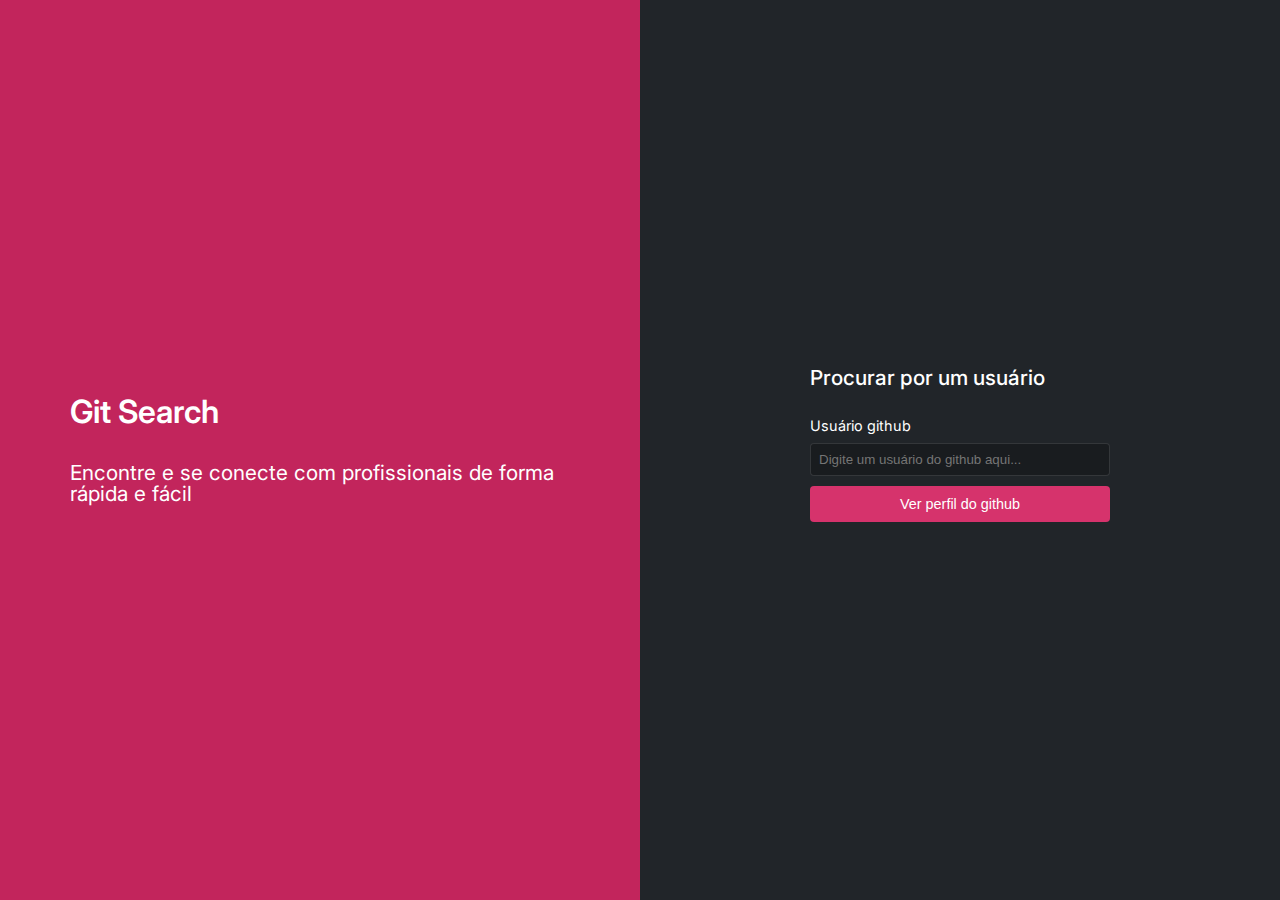
<file: index.html>
<!DOCTYPE html>
<html lang="en">
  <head>
    <meta charset="UTF-8" />
    <meta http-equiv="X-UA-Compatible" content="IE=edge" />
    <meta name="viewport" content="width=device-width, initial-scale=1.0" />

    <!-- FONTES -->
    <link rel="preconnect" href="https://fonts.googleapis.com" />
    <link rel="preconnect" href="https://fonts.gstatic.com" crossorigin />
    <link
      href="https://fonts.googleapis.com/css2?family=Inter:wght@100;200;300;400;500;600;700;800;900&display=swap"
      rel="stylesheet"
    />

    <!-- CSS -->
    <link rel="stylesheet" href="./src/styles/reset.css" />
    <link rel="stylesheet" href="./src/styles/globalStyles.css" />
    <link rel="stylesheet" href="./src/styles/main.css" />
    <link rel="stylesheet" href="./src/styles/section.css" />
    <link rel="stylesheet" href="./src/styles/button.css" />

    <title>Git Search</title>
  </head>
  <body>
    <main class="index">
      <section class="index__section-first">
        <div class="index__div">
          <h3>Git Search</h3>
          <p>Encontre e se conecte com profissionais de forma rápida e fácil</p>
        </div>
      </section>
      <section class="index__section-second">
        <form>
          <h4>Procurar por um usuário</h4>
          <p>Usuário github</p>
          <input
            class="index__input"
            type="text"
            placeholder="Digite um usuário do github aqui..."
          />
          <button type="button" class="index__button">
            Ver perfil do github
          </button>
          <div class="load">
            <section class="spinner hidden"></section>
          </div>
        </form>
      </section>
    </main>
  </body>
  <script type="module" src="./src/scripts/index.js"></script>
</html>
</file>
<file: src/styles/globalStyles.css>
:root {
  --color-brand-1: #c2255c;
  --color-brand-2: #d6336c;
  --color-grey-1: #191c1f;
  --color-grey-2: #212529;
  --color-grey-3: #33363a;
  --color-grey-4: #373b3e;
  --color-grey-6: #a6a8a9;
  --color-grey-7: #ffffff;
  --color-alert: #c22554;
  --font-primary: "Inter", sans-serif;
  font-family: var(--font-primary);
  line-height: 150%;
}

body {
  min-width: 100dvw;
  min-height: 100dvh;
}

.profile__body {
  display: flex;
  flex-direction: column;
  align-items: center;
  background-color: var(--color-grey-2);
}
</file>
<file: src/styles/main.css>
.index,
.error {
  display: flex;
  flex-direction: column;
  min-width: 100dvw;
  min-height: 100dvh;
}

.error {
  background-color: var(--color-grey-2);
}

.profile__main {
  width: 100%;
}

@media (min-width: 768px) {
  .index,
  .error {
    flex-direction: row;
  }
}
</file>
<file: src/styles/section.css>
.index__section-first,
.index__section-second,
.error__section-first,
.error__section-second {
  display: flex;
  justify-content: center;
  padding: 0 2rem;
  height: 50dvh;
}

.index__section-first {
  background-color: var(--color-brand-1);
}

.index__div,
.error__div-first {
  display: flex;
  flex-direction: column;
  justify-content: center;
  gap: 35px;
  max-width: 500px;
  width: 100%;
}

.index__section-first h3 {
  font-size: 2rem;
  font-weight: 600;
  color: var(--color-grey-7);
}

.index__section-first p,
.error__section-first p {
  font-size: 1.3rem;
  font-weight: 400;
  color: var(--color-grey-7);
}

.index__section-second {
  background-color: var(--color-grey-2);
}

.index__section-second form {
  display: flex;
  flex-direction: column;
  justify-content: center;
  max-width: 300px;
  width: 100%;
  gap: 10px;
}

.index__section-second form h4 {
  font-size: 1.3rem;
  font-weight: 500;
  color: var(--color-grey-7);
  margin-bottom: 20px;
}

.index__section-second form p {
  font-size: 0.9rem;
  font-family: 500;
  color: var(--color-grey-7);
}

.index__section-second form input {
  background-color: var(--color-grey-1);
  border: 1px solid rgba(255, 255, 255, 0.12);
  color: var(--color-grey-7);
  border-radius: 4px;
  padding: 8px;
}

.error__section-first h3 {
  font-size: 2.4rem;
  font-weight: 700;
  line-height: 50px;
  color: var(--color-grey-7);
}

.load {
  display: flex;
  justify-content: center;
}
.spinner {
  margin-top: 2rem;
  width: 50px;
  height: 50px;
  border-top: 2px solid var(--color-brand-2);
  border-radius: 100%;
  animation: spin 1s linear infinite;
}

.hidden {
  display: none;
}

@keyframes spin {
  0% {
    transform: rotate(0);
  }

  100% {
    transform: rotate(360deg);
  }
}

@media (min-width: 768px) {
  .index__section-first,
  .index__section-second,
  .error__section-first,
  .error__section-second {
    height: 100svh;
    width: 100svw;
  }
}
</file>
<file: src/styles/button.css>
.index__section-second form button,
.error__section-first button {
  background-color: var(--color-brand-2);
  font-size: 0.9rem;
  border-radius: 4px;
  padding: 10px;
  border: none;
  color: var(--color-grey-7);
  cursor: pointer;
}

.error__section-first button {
  padding: 20px;
  font-size: 1.1rem;
}

.index__section-second form button:hover,
.error__section-first button:hover {
  background-color: var(--color-brand-1);
}

.profile__header button {
  font-size: 0.9rem;
  font-weight: 600;
  padding: 19px 25px;
  border-radius: 8px;
  width: 100%;
  max-width: 300px;
  border: none;
  background: rgba(255, 255, 255, 0.08);
  color: var(--color-grey-7);
  cursor: pointer;
}

.profile__header button:hover {
  background: var(--color-grey-1);
}

@media (min-width: 768px) {
  .profile__header button {
    width: auto;
  }
}
</file>
